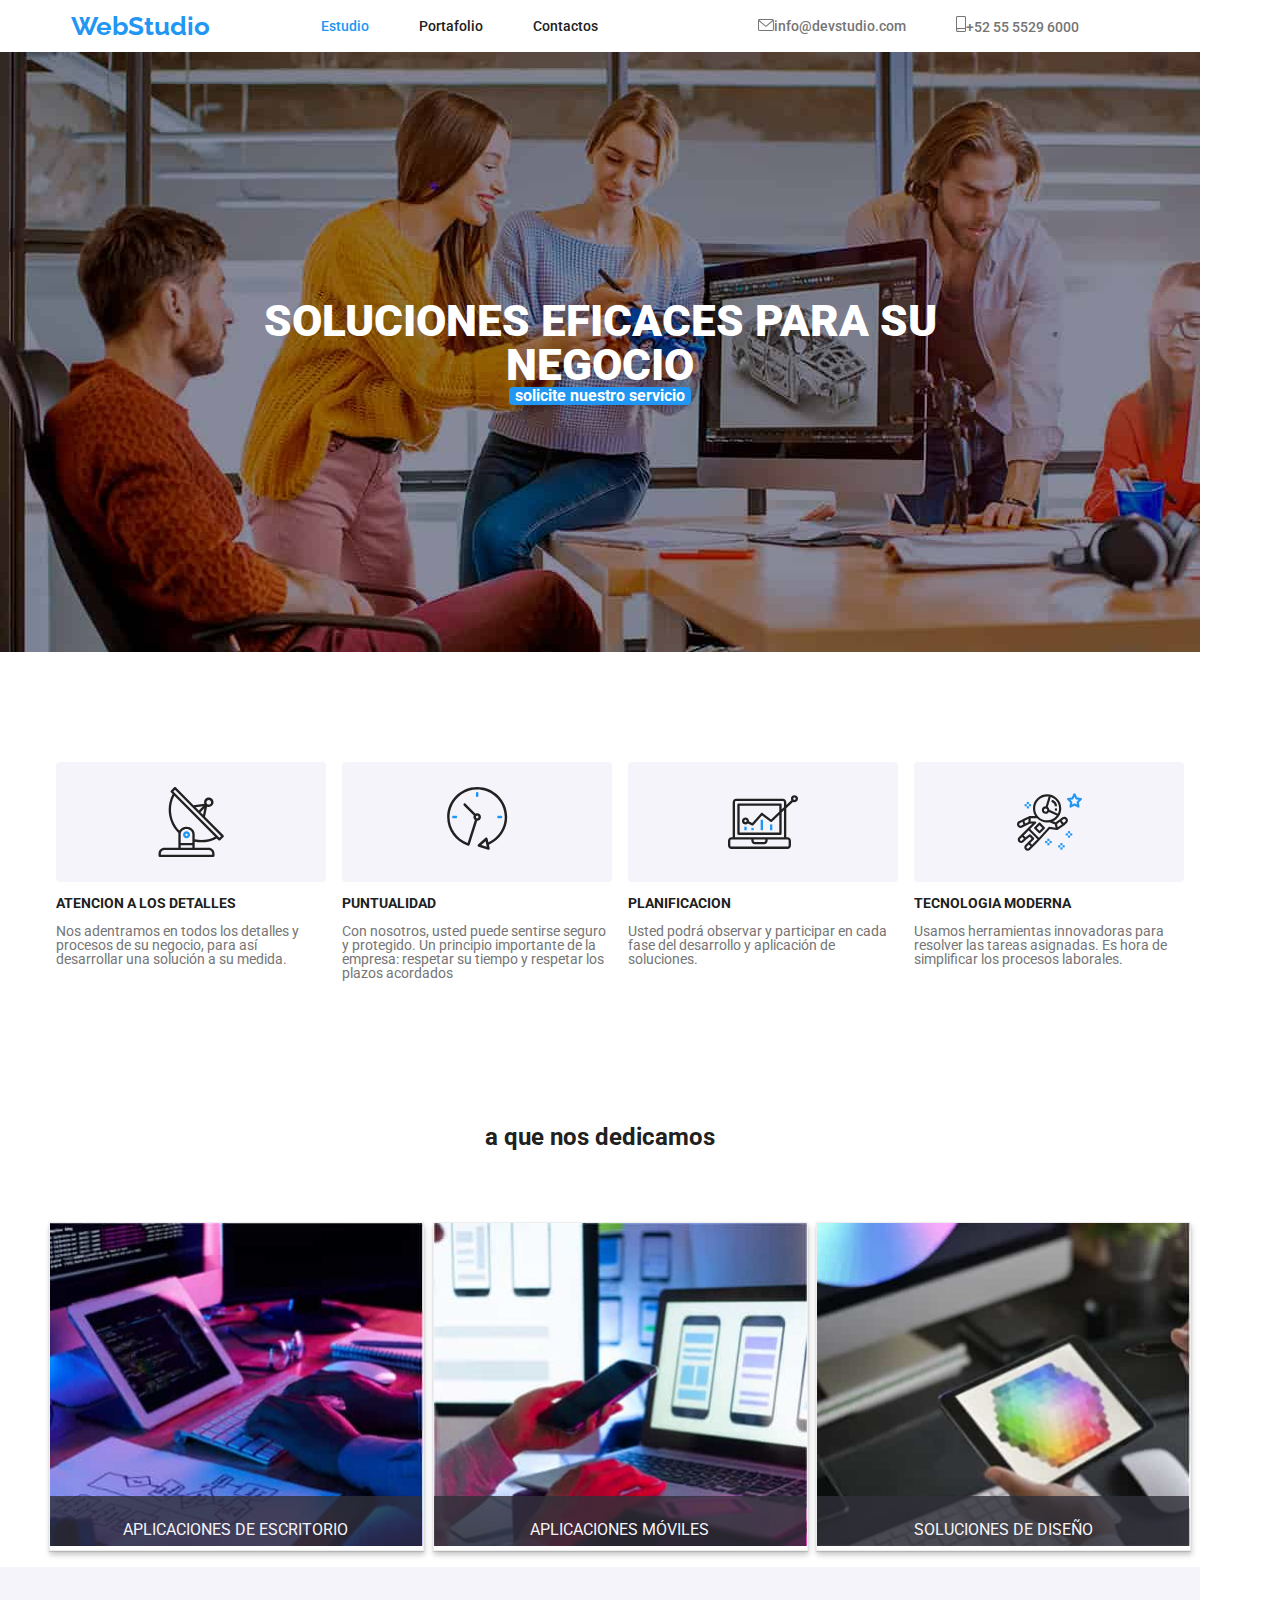
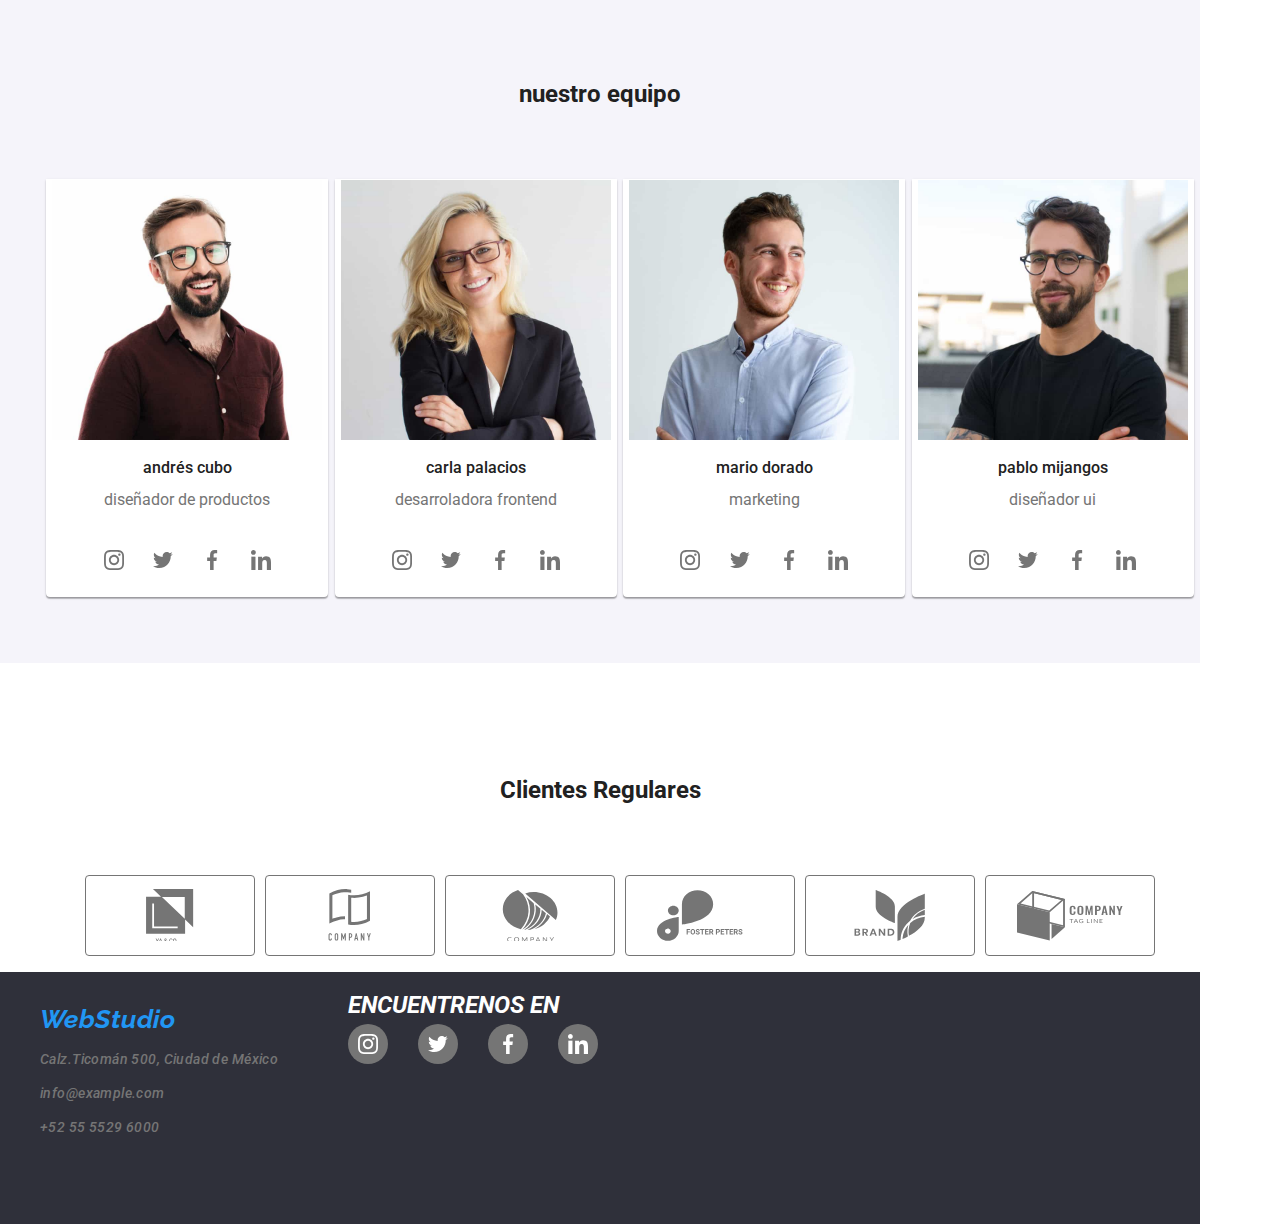
<file: index.html>
<!DOCTYPE html>
<html lang="Es">
  <head>
    <meta charset="UTF-8" />
    <meta name="viewport" content="width=device-width, initial-scale=1.0" />
    <link rel="preconnect" href="https://fonts.googleapis.com">
    <link rel="preconnect" href="https://fonts.gstatic.com" crossorigin>
    <link href="https://fonts.googleapis.com/css2?family=Raleway:wght@700&family=Roboto:wght@400;500;700;900&display=swap" rel="stylesheet">
    <link rel="stylesheet" href="css/modern-normalize.css">
    <link rel="stylesheet" href="css/styles.css" />
    <title>WebStudio</title>

  </head class="container">
  <body class="container">
    <header class="header container">
      <nav class="header-navigation">
        <a class="heder-logo" href="#">WebStudio</a>
        <ul class="heder-menu-list">
          <li>
            <a
              class="header-menu-item-current"
              href="./index.html"
              target=""
              rel="noopener noreferrer"
              >Estudio</a
            >
          </li>
          <li>
            <a
              class="header-menu-item"
              href="./portfolio.html"
              target=""
              rel="noopener noreferrer"
              >Portafolio</a
            >
          </li>
          <li>
            <a
              class="header-menu-item"
              href="./index.html"
              target=""
              rel="noopener noreferrer"
              >Contactos</a
            >
          </li>
        </ul>
        <ul class="header-contact-list">
          <li>
            <a  href="mailto:info@devstudio" class="header-contact"><svg height="12px" width="16px"><use href="./img/icons.svg#icon-correo"></use></svg>info@devstudio.com</a>
          </li>
          <li>
            <a  href="tel:+525555296000" class="header-contact"><svg height="16px" width="10px"><use href="./img/icons.svg#icon-telfono-inteligente"></use></svg>+52 55 5529 6000</a>
          </li>
        </ul>
      </nav>
    </header>

    <main class="container">
      <section class="baner section">
        <h1 class="title-baner">soluciones eficaces para su negocio</h1>
        <button class="title-button" type="button">
          solicite nuestro servicio
        </button>
      </section>

      <section class="section-features section">
        <h2 class="title-oculto">nuestras ventajas</h2>
        <ul>
          <li>
            <div class="drawing">
              <svg height="70px" width="70px" left="2px" top="0px" border-radius="0px">
                <use href="./img/icons.svg#icon-Grupo"> 
                </use>
              </svg>
            </div>
            <h3 class="title">atencion a los detalles</h3>
            <p class="description">
              Nos adentramos en todos los detalles y procesos de su negocio,
              para así desarrollar una solución a su medida.
            </p>
          </li>
          <li>
            <div class="drawing">
              <svg height="70px" width="70px" left="2px" top="0px" border-radius="0px">
                <use href="./img/icons.svg#icon-reloj"> 
                </use>
              </svg>
            </div>
            <h3 class="title">puntualidad</h3>
            <p class="description">
              Con nosotros, usted puede sentirse seguro y protegido. Un
              principio importante de la empresa: respetar su tiempo y respetar
              los plazos acordados
            </p>
          </li>
          <li>
            <div class="drawing">
              <svg height="70px" width="70px" left="2px" top="0px" border-radius="0px">
                <use href="./img/icons.svg#icon-pc"> 
                </use>
              </svg>
            </div>
            <h3 class="title">planificacion</h3>
            <p class="description">
              Usted podrá observar y participar en cada fase del desarrollo y
              aplicación de soluciones.
            </p>
          </li>
          <li>
            <div class="drawing">
              <svg height="70px" width="65px" left="2px" top="0px" border-radius="0px">
                <use href="./img/icons.svg#icon-astronauta"> 
                </use>
              </svg>
            </div>
            <h3 class="title">tecnologia moderna</h3>
            <p class="description">
              Usamos herramientas innovadoras para resolver las tareas
              asignadas. Es hora de simplificar los procesos laborales.
            </p>
          </li>
        </ul>
      </section>

      <section class="section-a-b-c section">
        <h2 class="section-title">a que nos dedicamos</h2>
        <ul>
          <li>
            <img src="./img/setup.jpg" width="373" alt="programming" />
            <p class="section-a-b-c-text">APLICACIONES DE ESCRITORIO</p>
          </li>
          <li>
            <img src="./img/celular.jpg" width="373" alt="cell phone" />
            <p class="section-a-b-c-text">APLICACIONES MÓVILES</p>
          </li>
          <li>
            <img src="./img/colores.jpg" width="373" alt="color palette" />
            <p class="section-a-b-c-text">SOLUCIONES DE DISEÑO</p>
          </li>
        </ul>
      </section>

      <section class="section-peopleteam section">
        <h2 class="section-title">nuestro equipo</h2>
        <ul>
          <button type="button">
            <img src="./img/team1.jpg" width="270" alt="team1" />
            <h3 class="name">andrés cubo</h3>
            <p class="people-description">diseñador de productos</p>
            <ul class="social-network">
              <li class="social-network-icon">
                <svg width="20px" height="20px">
                  <use href="./img/icons.svg#icon-instagram"></use>
                </svg>
              </li>
              <li class="social-network-icon">
                <svg width="20px" height="20px">
                  <use href="./img/icons.svg#icon-twiter"></use>
                </svg>
              </li>
              <li class="social-network-icon">
                <svg width="20px" height="20px">
                  <use href="./img/icons.svg#icon-facebook"></use>
                </svg>
              </li>
              <li class="social-network-icon">
                <svg width="20px" height="20px">
                  <use href="./img/icons.svg#icon-linkedin"></use>
                </svg>
              </li>
            </ul>
          </button>
          <button type="button">
            <img src="./img/team2.jpg" width="270" alt="team2" />
            <h3 class="name">carla palacios</h3>
            <p class="people-description">desarroladora frontend</p>
            <ul class="social-network">
              <li class="social-network-icon">
                <svg width="20px" height="20px">
                  <use href="./img/icons.svg#icon-instagram"></use>
                </svg>
              </li>
              <li class="social-network-icon">
                <svg width="20px" height="20px">
                  <use href="./img/icons.svg#icon-twiter"></use>
                </svg>
              </li>
              <li class="social-network-icon">
                <svg width="20px" height="20px">
                  <use href="./img/icons.svg#icon-facebook"></use>
                </svg>
              </li>
              <li class="social-network-icon">
                <svg width="20px" height="20px">
                  <use href="./img/icons.svg#icon-linkedin"></use>
                </svg>
              </li>
            </ul>
          </button>
          <button type="button">
            <img src="./img/team3.jpg" width="270" alt="team3" />
            <h3 class="name">mario dorado</h3>
            <p class="people-description">marketing</p>
            <ul class="social-network">
              <li class="social-network-icon">
                <svg width="20px" height="20px">
                  <use href="./img/icons.svg#icon-instagram"></use>
                </svg>
              </li>
              <li class="social-network-icon">
                <svg width="20px" height="20px">
                  <use href="./img/icons.svg#icon-twiter"></use>
                </svg>
              </li>
              <li class="social-network-icon">
                <svg width="20px" height="20px">
                  <use href="./img/icons.svg#icon-facebook"></use>
                </svg>
              </li>
              <li class="social-network-icon">
                <svg width="20px" height="20px">
                  <use href="./img/icons.svg#icon-linkedin"></use>
                </svg>
              </li>
            </ul>
          </button>
          <button type="button">
            <img src="./img/team4.jpg" width="270" alt="team4" />
            <h3 class="name">pablo mijangos</h3>
            <p class="people-description">diseñador ui</p>
            <ul class="social-network">
              <li class="social-network-icon">
                <svg width="20px" height="20px">
                  <use href="./img/icons.svg#icon-instagram"></use>
                </svg>
              </li>
              <li class="social-network-icon">
                <svg width="20px" height="20px">
                  <use href="./img/icons.svg#icon-twiter"></use>
                </svg>
              </li>
              <li class="social-network-icon">
                <svg width="20px" height="20px">
                  <use href="./img/icons.svg#icon-facebook"></use>
                </svg>
              </li>
              <li class="social-network-icon">
                <svg width="20px" height="20px">
                  <use href="./img/icons.svg#icon-linkedin"></use>
                </svg>
              </li>
            </ul>
          </button>
        </ul>
      </section>
      <section class="section-customers section">
        <h2 class="section-title">Clientes Regulares</h2>
        <ul class="section-customers-ul">
          <li>
            <a href="#" class="section-customers-a">
              <svg Width="106px" height="52.83px">
                <use href="./img/icons.svg#icon-logo"></use>
              </svg>
            </a>
          </li>
          <li>
            <a href="#" class="section-customers-a">
              <svg Width="106px" height="52.83px">
                <use href="./img/icons.svg#icon-company"></use>
              </svg>
            </a>
          </li>
          <li>
            <a href="#" class="section-customers-a">
              <svg Width="106px" height="52.83px">
                <use href="./img/icons.svg#icon-circulo"></use>
              </svg>
            </a>
          </li>
          <li>
            <a href="#" class="section-customers-a">
              <svg Width="106px" height="52.83px">
                <use href="./img/icons.svg#icon-foster"></use>
              </svg>
            </a>
          </li>
          <li>
            <a href="#" class="section-customers-a">
              <svg Width="106px" height="52.83px">
                <use href="./img/icons.svg#icon-brand"></use>
              </svg>
            </a>
          </li>
          <li>
            <a href="#" class="section-customers-a">
              <svg Width="106px" height="52.83px">
                <use href="./img/icons.svg#icon-tac-line"></use>
              </svg>
            </a>
          </li>
        </ul>
      </section>
    </main>

    <footer class="footbar container">
      <address class="footbar-navigatio">
        <ul class="footbar-contact-list">
          <a class="footbar-logo-link" href="#">WebStudio</a>
          <li>
            <a class="footbar-contact" href="#">Calz.Ticomán 500, Ciudad de México</a>
          </li>
          <li>
            <a class="footbar-contact" href="#">info@example.com</a>
          </li>
          <li>
            <a class="footbar-contact" href="#">+52 55 5529 6000 </a>
          </li>
        </ul>
        <div class="foot-socialnetworks">
          <h2>ENCUENTRENOS EN</h2>
          <ul clas="foot-network">
            <li class="foot-network-icon">
              <svg width="20px" height="20px">
                <use href="./img/icons.svg#icon-instagram"></use>
              </svg>
            </li>
            <li class="foot-network-icon">
              <svg width="20px" height="20px">
                <use href="./img/icons.svg#icon-twiter"></use>
              </svg>
            </li>
            <li class="foot-network-icon">
              <svg width="20px" height="20px">
                <use href="./img/icons.svg#icon-facebook"></use>
              </svg>
            </li>
            <li class="foot-network-icon">
              <svg width="20px" height="20px">
                <use href="./img/icons.svg#icon-linkedin"></use>
              </svg>
            </li>
          </ul>
        </div>
      </address>
    </footer>
  </body>
</html>
</file>
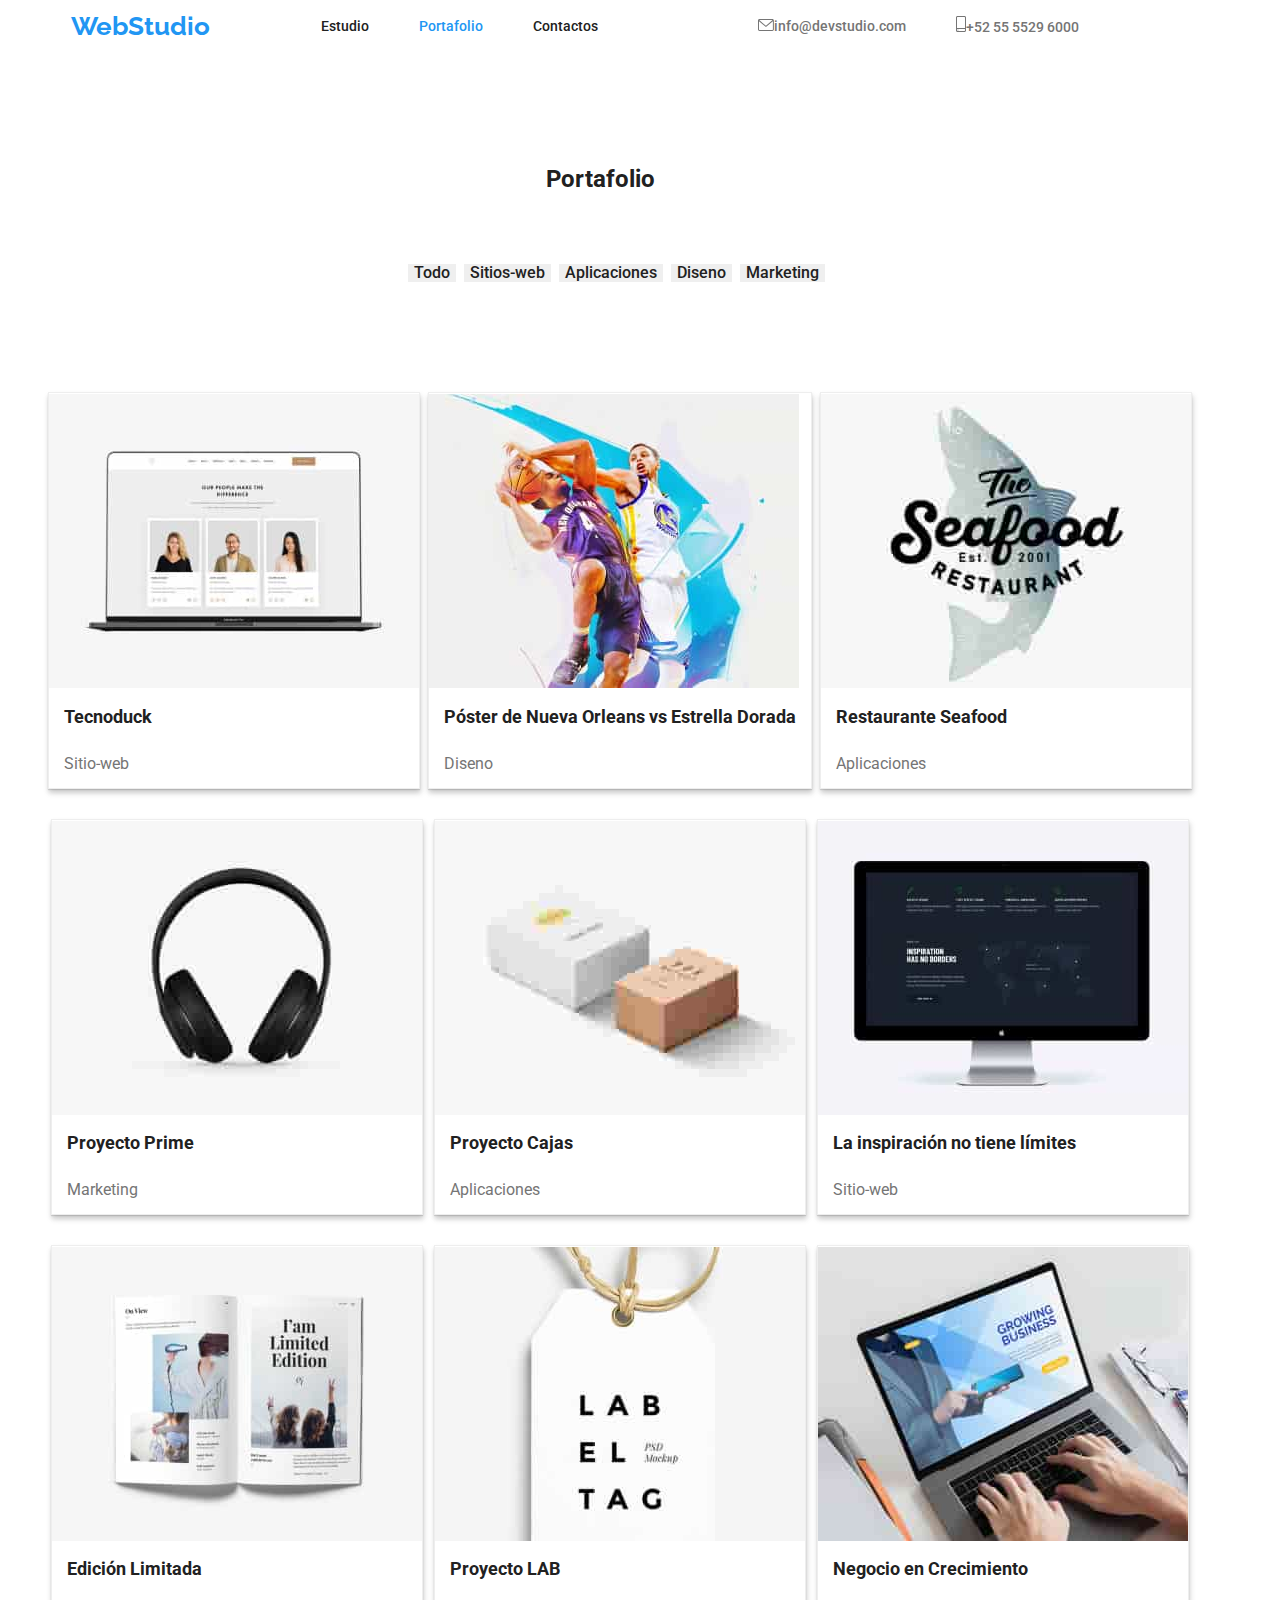
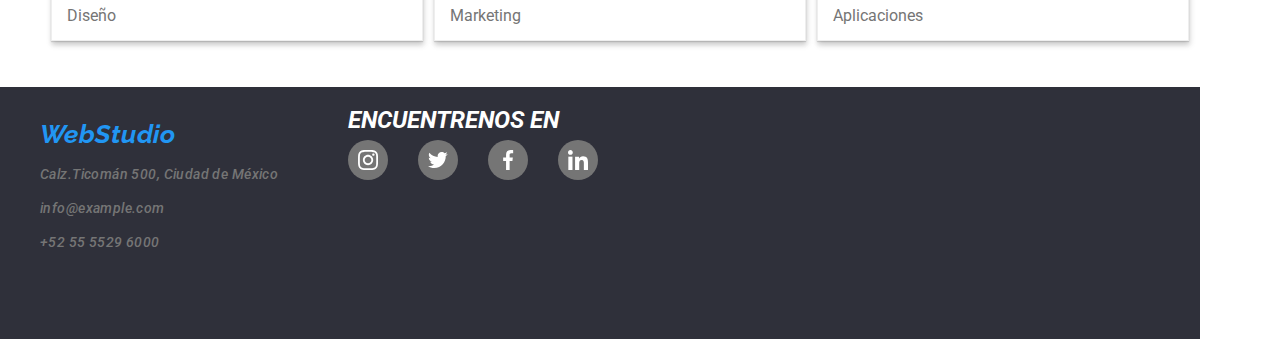
<file: portfolio.html>
<!DOCTYPE html>
<html lang="es">
  <head>
    <meta charset="UTF-8" />
    <meta name="viewport" content="width=device-width, initial-scale=1.0" />
    <link rel="preconnect" href="https://fonts.googleapis.com">
    <link rel="preconnect" href="https://fonts.gstatic.com" crossorigin>
    <link href="https://fonts.googleapis.com/css2?family=Raleway:wght@700&family=Roboto:wght@400;500;700;900&display=swap" rel="stylesheet">
    <link rel="stylesheet" href="css/modern-normalize.css">
    <link rel="stylesheet" href="css/styles.css" />

  </head>
  <body>
    <header class="header container">
      <nav class="header-navigation">
        <a class="heder-logo" href="#">WebStudio</a>
        <ul class="heder-menu-list">
          <li>
            <a
              class="header-menu-item"
              href="./index.html"
              target=""
              rel="noopener noreferrer"
              >Estudio</a
            >
          </li>
          <li>
            <a
              class="header-menu-item-current"
              href="./portfolio.html"
              target=""
              rel="noopener noreferrer"
              >Portafolio</a
            >
          </li>
          <li>
            <a
              class="header-menu-item"
              href="./index.html"
              target=""
              rel="noopener noreferrer"
              >Contactos</a
            >
          </li>
        </ul>
        <ul class="header-contact-list">
          <li>
            <a  href="mailto:info@devstudio" class="header-contact"><svg height="12px" width="16px"><use href="./img/icons.svg#icon-correo"></use></svg>info@devstudio.com</a>
          </li>
          <li>
            <a  href="tel:+525555296000" class="header-contact"><svg height="16px" width="10px"><use href="./img/icons.svg#icon-telfono-inteligente"></use></svg>+52 55 5529 6000</a>
          </li>
        </ul>
      </nav>
    </header>

    <main class="container">
      <section class="portfolio section">
        <h2 class="section-title">Portafolio</h2>
        <ul class="portfolio-list">
          <li>
            <button class="portfolio-button" type="button">Todo</button>
          </li>
          <li>
            <button class="portfolio-button" type="button">Sitios-web</button>
          </li>
          <li>
            <button class="portfolio-button" type="button">Aplicaciones</button>
          </li>
          <li>
            <button class="portfolio-button" type="button">Diseno</button>
          </li>
          <li>
            <button class="portfolio-button" type="button">Marketing</button>
          </li>
        </ul>

        <ul class="portfolio-list-card section">
          <button type="button">
            <img src="./img/tecnoduck.jpg" width="370" alt="Tecnoduck" />
            <h3 class="portfolio-text">Tecnoduck</h3>
            <p class="portfoloi-function">Sitio-web</p>
          </button>
          <button type="button">
            <img
              src="./img/poster.jpg"
              width="370"
              alt="Póster de Nueva Orleans vs Estrella Dorada"
            />
            <h3 class="portfolio-text">
              Póster de Nueva Orleans vs Estrella Dorada
            </h3>
            <p class="portfoloi-function">Diseno</p>
          </button>
          <button type="button">
            <img
              src="./img/aplicaciones.jpg"
              width="370"
              alt="Restaurante Seafood"
            />
            <h3 class="portfolio-text">Restaurante Seafood</h3>
            <p class="portfoloi-function">Aplicaciones</p>
          </button>
          <button type="button">
            <img src="./img/marketing.jpg" width="370" alt="Proyecto Prime" />
            <h3 class="portfolio-text">Proyecto Prime</h3>
            <p class="portfoloi-function">Marketing</p>
          </button>
          <button type="button">
            <img
              src="./img/proyecto cajas.jpg"
              width="370"
              alt="Proyecto Cajas"
            />
            <h3 class="portfolio-text">Proyecto Cajas</h3>
            <p class="portfoloi-function">Aplicaciones</p>
          </button>
          <button type="button">
            <img
              src="./img/sitioweb.jpg"
              width="370"
              alt="La inspiración no tiene límites"
            />
            <h3 class="portfolio-text">La inspiración no tiene límites</h3>
            <p class="portfoloi-function">Sitio-web</p>
          </button type="button">
          <button type="button">
            <img src="./img/diseño.jpg" width="370" alt="Edición Limitada" />
            <h3 class="portfolio-text">Edición Limitada</h3>
            <p class="portfoloi-function">Diseño</p>
          </button>
          <button type="button">
            <img src="./img/proyecto LAB.jpg" alt="Proyecto LAB" />
            <h3 class="portfolio-text">Proyecto LAB</h3>
            <p class="portfoloi-function">Marketing</p>
          </button>
          <button type="button">
            <img src="./img/negocio.jpg" alt="Negocio en Crecimiento" />
            <h3 class="portfolio-text">Negocio en Crecimiento</h3>
            <p class="portfoloi-function">Aplicaciones</p>
          </button>
        </ul>
      </section>
    </main>
    
    <footer class="footbar container">
      <address class="footbar-navigatio">
        <ul class="footbar-contact-list">
          <a class="footbar-logo-link" href="#">WebStudio</a>
          <li>
            <a class="footbar-contact" href="#">Calz.Ticomán 500, Ciudad de México</a>
          </li>
          <li>
            <a class="footbar-contact" href="#">info@example.com</a>
          </li>
          <li>
            <a class="footbar-contact" href="#">+52 55 5529 6000 </a>
          </li>
        </ul>
        <div class="foot-socialnetworks">
          <h2>ENCUENTRENOS EN</h2>
          <ul clas="foot-network">
            <li class="foot-network-icon">
              <svg width="20px" height="20px">
                <use href="./img/icons.svg#icon-instagram"></use>
              </svg>
            </li>
            <li class="foot-network-icon">
              <svg width="20px" height="20px">
                <use href="./img/icons.svg#icon-twiter"></use>
              </svg>
            </li>
            <li class="foot-network-icon">
              <svg width="20px" height="20px">
                <use href="./img/icons.svg#icon-facebook"></use>
              </svg>
            </li>
            <li class="foot-network-icon">
              <svg width="20px" height="20px">
                <use href="./img/icons.svg#icon-linkedin"></use>
              </svg>
            </li>
          </ul>
        </div>
      </address>
    </footer>
  </body>
</html>
</file>
<file: css/styles.css>
:root {
    --primary-text-color: #212121;
    --secondary-text-color: #757575;
    --accent-color: #2196F3;
    --secondary-accent-color:#FFFFFF;
    --primary-background-color: #ffffff;
    --secondary-background-color: #2F303A;
    --vector-background-color:#F5F4FA;
    --vector-text-color: #757575;
    --vector-text-pointer: #2196F3; 
}
h2{
    padding-bottom: 50px;
}
body{
    font-family:"Roboto","Arial",sans-serif;
    color: var(--primary-text-color);
    margin: 0%;
}
li {
    list-style: none;
}
.container{
    text-align: center;
    max-width: 100%;
    width: 1200px;
    margin: 0;
}
.section{
    padding-top: 94px;
}
/*header*/
nav{
    display: flex;
    justify-content: space-evenly;
    align-items: center;
}
nav li{
    padding-right: 50px;
}
.heder-menu-list{
    display: flex;
    align-items: center;
}
.header-contact-list{
    display: flex;
    align-items: center;
}
.heder-logo{
font-family: 'Raleway';
font-weight: 700;
font-size: 26px;
line-height: 1;
color:var(--accent-color);
text-decoration: none;
}
.header-menu-item-current{
font-weight: 500;
font-size: 14px;
line-height: 1;
color: var(--accent-color);
text-decoration: none;
}
.header-menu-item{
font-weight: 500;
font-size: 14px;
line-height: 1;
color: var(--primary-text-color);
text-decoration: none;
}
.header-contact{
font-weight: 500;
font-size: 14px;
line-height: 1;
color: var(--secondary-text-color);
fill: var(--secondary-text-color);
text-decoration: none;
}
.header-menu-item:hover,
.header-menu-item:focus,
.header-menu-item-current,
.header-contact:hover,
.header-contact:focus{
    color: var(--accent-color);
    fill: var(--accent-color);
}
/*main*/
.baner{
    background-image: url("../img/backgraund.jpg");
    background-color: var(--secondary-background-color);
    height: 600px;
    display: flex;
    flex-direction: column;
    justify-content: center;
    align-items: center;
    padding: 0 0;
}
.title-baner{
    width: 696px;
    margin: 0px;
font-weight: 900;
font-size: 44px;
line-height: 1;
text-align: center;
text-transform: uppercase;
color: #FFFFFF;
}
.title-button{
font-weight: 700;
font-size: 16px;
line-height: 1;
color: #FFFFFF;
background: var(--accent-color);
box-shadow: 0px 4px 4px rgba(0, 0, 0, 0.15);
border-radius: 4px;
border: 1px;
}
/*main section-features*/
.drawing{
width: 270px;
height: 120px;
left: 206px;
top: 769px;
background-color: var(--vector-background-color);
border-radius: 4px;
display: flex;
align-items: center;
justify-content: center;
}

.section-features li{
    width: 270px;
}
.section-features ul{
    display: flex;
    justify-content: space-evenly;
}
.title-oculto{
    display: none;
}
.title{
display: flex;
text-transform: uppercase;
font-weight: 700;
font-size: 14px;
line-height: 1;
color: var(--primary-text-color);
}
.description{
    display: flex;
font-weight: 400;
font-size: 14px;
line-height: 1;
text-align: left;
color: var(--secondary-text-color);
}
/*main section-a-b-c*/
.section-a-b-c ul{
    display: flex;
    justify-content: space-evenly;
    background: #FFFFFF;
}
.section-a-b-c ul li{
    border: 1px solid #EEEEEE;
    box-shadow: 0px 1px 1px rgba(0, 0, 0, 0.12), 0px 4px 4px rgba(0, 0, 0, 0.06), 1px 4px 6px rgba(0, 0, 0, 0.16);
}
.section-a-b-c-text{
    position: absolute;
    color: #f5f4fa;
    width: 372px;
    height: 50px;
    padding:20px;
    background: rgba(47, 48, 58, 0.8);
    font-weight: 400;
    font-size: 16px;
    line-height: 1.8;
    text-align: center;
    top: 1480px;
}

/*main section-peopleteam*/
.section-peopleteam{
    background-color: #F5F4FA;
    padding-bottom: 50px;
}
.section-peopleteam ul{
    display: flex;
    justify-content: space-evenly;
}
.section-peopleteam button{
    background-color: rgb(255, 255, 255);
    font-family: 'Roboto';
    font-style: normal;
    border: 1px;
    cursor: pointer;
    box-shadow: 0px 1px 3px rgba(0, 0, 0, 0.12), 0px 1px 1px rgba(0, 0, 0, 0.14), 0px 2px 1px rgba(0, 0, 0, 0.2);  
    border-radius: 0px 0px 4px 4px;
    justify-content: space-evenly;
}
.name{
font-weight: 500;
font-size: 16px;
line-height: 1;
color: var(--primary-text-color);
}
.people-description{
font-weight: 400;
font-size: 16px;
line-height: 1;
color: var(--secondary-text-color);
}
.social-network{
    display: flex;
    flex-direction: row;
    justify-content: space-evenly;
    padding: 16px 32px;
}
.social-network-icon{
    border-radius: 40px;
    width: 40px;
    height: 40px;
    cursor: pointer;
    font-weight: 400;
    fill: var(--secondary-text-color);
    background-color: var(--secondary-accent-color);
    display: flex;
    align-items: center;
    justify-content: center;
}
.social-network-icon:hover,
.social-network-icon:focus{
    background-color: var(--accent-color);
    fill: var(--secondary-accent-color);
}
/*main section-customers*/
.section-customers-ul{
    display: flex;
    justify-content: center;
    flex-wrap: wrap;
    gap:10px;
}
.section-customers-a {
    display: flex;
    flex-direction: column;
    align-items: center;
    justify-content: center;
    fill: var(--vector-text-color);
    border: 1px solid var(--secondary-text-color);
    height: 81px;
    width: 170px;
    border-radius: 4px;
}
.section-customers-a:hover,
.section-customers-a:focus{
    border: 1px solid var(--accent-color);
    fill: var(--vector-text-pointer);
}

/*footer*/
.footbar{
    height: 252px;
    left: 0px;
    background: var(--secondary-background-color);
    display: flex;
}
.footbar-navigatio{
    padding-top:20px;
    display: flex;
    gap: 30px;
}
.footbar-contact-list{
    display: flex;
    flex-direction: column;
    gap: 20px;
    font-size: 14px;
    font-weight: 400;
    line-height: 16px;
    letter-spacing: 0.03em;
    text-align: center;
    justify-content: left;
}
.footbar-logo-link{
font-family: 'Raleway';
font-weight: 700;
font-size: 26px;
line-height: 1;
color: var(--accent-color);
text-decoration: none;
display: flex;
}
.footbar-contact{
    font-weight: 500;
font-size: 14px;
line-height: 1;
color: var(--secondary-text-color);
text-decoration: none;
display: flex;
}
.footbar-contact:hover,
.footbar-contact:focus{
    color: var(--secondary-accent-color);
}
.foot-socialnetworks h2{
    color: #FFFFFF;
    margin: 0px;
    padding-bottom: 5px;
}
.foot-socialnetworks ul {
    margin: 0px;
    display: flex;
    flex-direction: row;
    justify-content: space-around;
    gap: 30px;
}
.foot-network-icon{
    border-radius: 40px;
    width: 40px;
    height: 40px;
    cursor: pointer;
    font-weight: 400;
    fill: var(--secondary-accent-color);
    background-color: var(--secondary-text-color);
    display: flex;
    align-items: center;
    justify-content: center;
}
.foot-network-icon:hover,
.foot-network-icon:focus{
    background-color: var(--accent-color) ;
}
/*portfolio*/
.portfolio-list{
    display: flex;
    justify-content: center;
}
.portfolio-list button{
    margin-right: 8px;
}
.portfolio-list-card{
    display: flex;
    flex-wrap: nowrap;
}
.portfolio-list-card button{
    font-family: 'Roboto';
    background: #FFFFFF;
    border: 1px solid #EEEEEE;
    border-bottom: 1px solid #a3a3a3;
    text-align: left;
    margin-bottom: 30px;
    padding-left: 0px;
    padding-right: 0px;
    background: #FFFFFF;
border: 1px solid #EEEEEE;
box-shadow: 0px 1px 1px rgba(0, 0, 0, 0.12), 0px 4px 4px rgba(0, 0, 0, 0.06), 1px 4px 6px rgba(0, 0, 0, 0.16);
}

.portfolio-list-card{
    display: flex;
    flex-wrap: wrap;
    justify-content:space-evenly ;
}
.portfolio-button{
    font-family: 'Roboto';
font-weight: 500;
font-size: 16px;
line-height: 1;
color:var(--primary-text-color);
cursor: pointer;
border: 1px;
}
.portfolio-button:hover,
.portfolio-button:focus {
    color: var(--secondary-accent-color);
    background-color: var(--accent-color);
}
.portfolio-text{
font-weight: 700;
font-size: 18px;
line-height: 1;
color: var(--primary-text-color);
cursor: pointer;
margin: 0%;
padding: 15px;
}
.portfoloi-function{
font-weight: 400;
font-size: 16px;
line-height: 1;
color:var(--secondary-text-color);
cursor: pointer;
margin: 0%;
padding: 15px;
}
</file>
